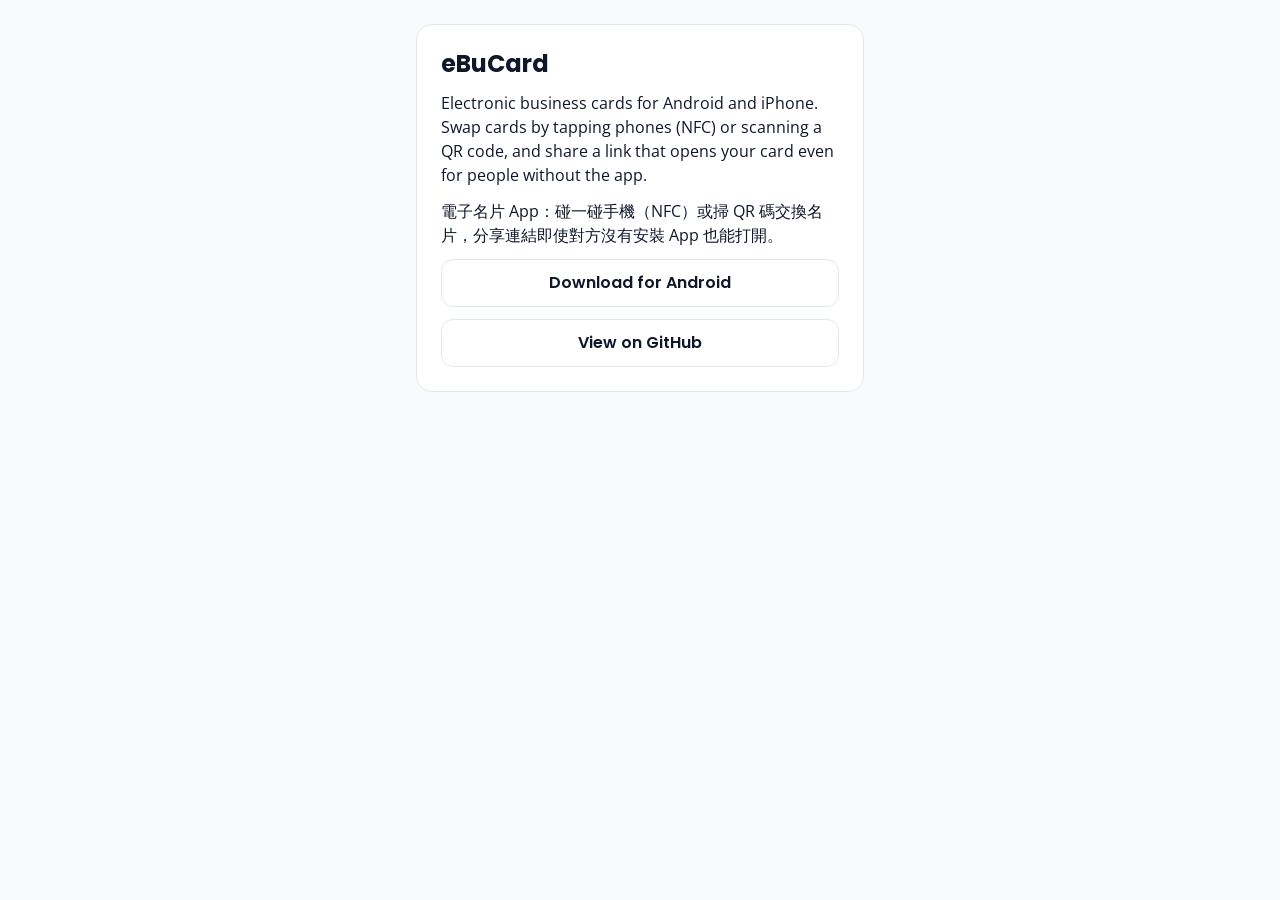
<file: web/index.html>
<!doctype html>
<!-- eBuCard on GitHub Pages: the home page. Card links open c/ (see c/card.js). -->
<html lang="en">
<head>
<meta charset="utf-8">
<meta name="viewport" content="width=device-width, initial-scale=1">
<meta name="color-scheme" content="light dark">
<meta http-equiv="Content-Security-Policy" content="default-src 'none'; style-src 'self'; font-src 'self'; base-uri 'none'; form-action 'none'">
<title>eBuCard</title>
<link rel="stylesheet" href="c/card.css">
</head>
<body>
<main class="card">
<h1>eBuCard</h1>
<p>Electronic business cards for Android and iPhone. Swap cards by tapping phones (NFC) or scanning a QR code, and share a link that opens your card even for people without the app.</p>
<p lang="zh-Hant">電子名片 App：碰一碰手機（NFC）或掃 QR 碼交換名片，分享連結即使對方沒有安裝 App 也能打開。</p>
<a class="button store" href="https://my-website-whitestone0712s-projects.vercel.app/ebucard.apk" rel="noopener noreferrer">Download for Android</a>
<a class="button store" href="https://github.com/Etherious0712/eBuCard" rel="noopener noreferrer">View on GitHub</a>
</main>
</body>
</html>
</file>
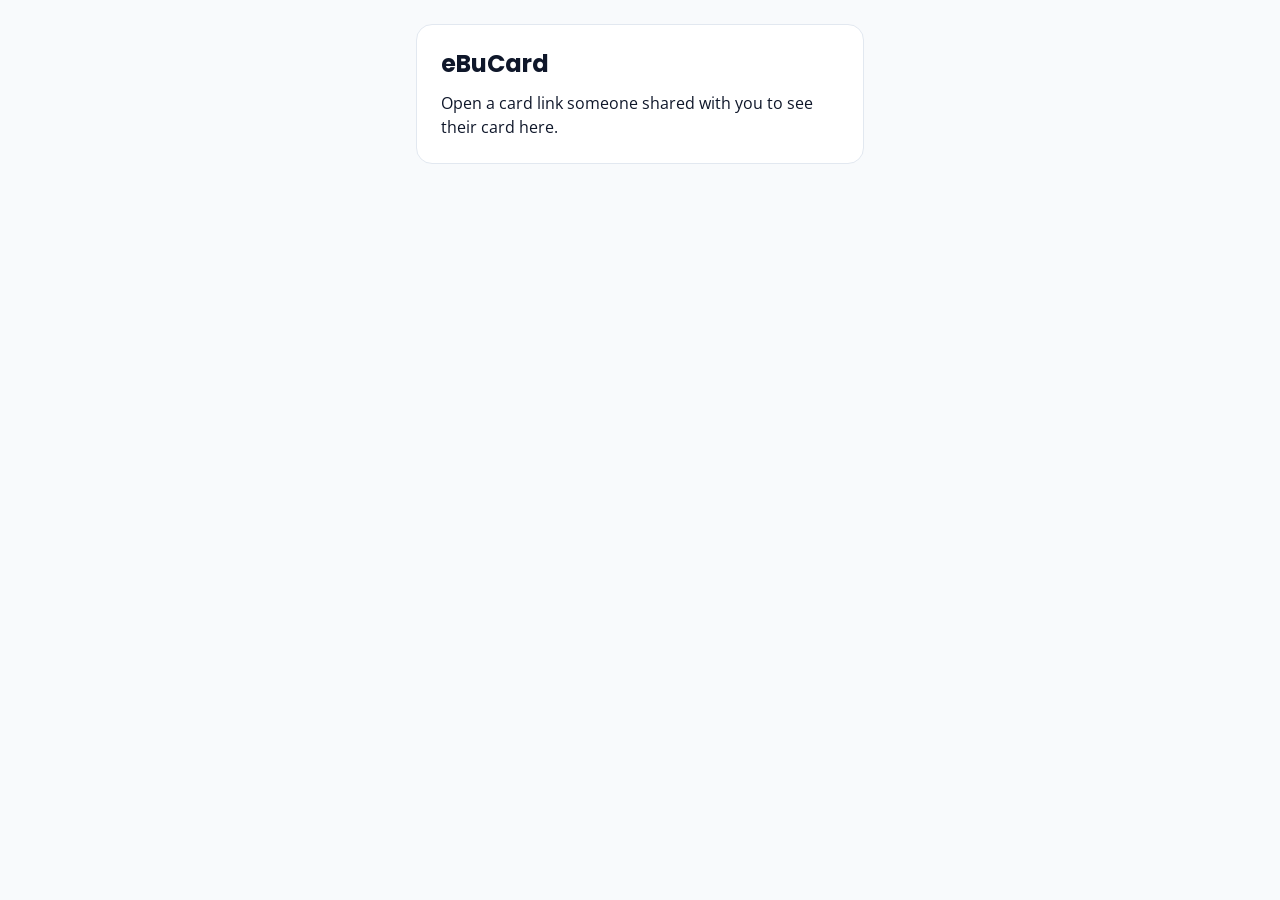
<file: web/c/index.html>
<!doctype html>
<!--
  eBuCard web card for offline links (DESIGN.md §4.5). The card is in the
  link after "#", so it never reaches this website: card.js reads it in the
  browser and shows it. No outside requests, no cookies, no analytics.
-->
<html lang="en">
<head>
<meta charset="utf-8">
<meta name="viewport" content="width=device-width, initial-scale=1">
<meta name="robots" content="noindex, nofollow">
<meta name="referrer" content="no-referrer">
<meta name="color-scheme" content="light dark">
<meta http-equiv="Content-Security-Policy" content="default-src 'none'; script-src 'self'; style-src 'self'; font-src 'self'; img-src 'self'; base-uri 'none'; form-action 'none'">
<title>eBuCard</title>
<link rel="stylesheet" href="card.css">
<script type="module" src="card.js"></script>
</head>
<body>
<main class="card" id="card" aria-live="polite">
<noscript><h1>eBuCard</h1><p>Turn on JavaScript to see this card.</p></noscript>
</main>
<footer class="foot" id="foot"></footer>
</body>
</html>
</file>
<file: web/c/card.css>
/* Styles of the static web card (web/c/). Copied from the server's page
   styles (server/lib/src/http/html_page.dart, pageCss) so both web cards
   look the same; keep them in step. Tokens: docs/design-system/ebucard/MASTER.md. */
@font-face{font-family:"Poppins";font-weight:600;font-display:swap;src:url(../fonts/Poppins-600-latin.woff2) format("woff2");unicode-range:U+0000-00FF,U+0131,U+0152-0153,U+02BB-02BC,U+02C6,U+02DA,U+02DC,U+2000-206F,U+20AC,U+2122,U+2212}
@font-face{font-family:"Poppins";font-weight:700;font-display:swap;src:url(../fonts/Poppins-700-latin.woff2) format("woff2");unicode-range:U+0000-00FF,U+0131,U+0152-0153,U+02BB-02BC,U+02C6,U+02DA,U+02DC,U+2000-206F,U+20AC,U+2122,U+2212}
@font-face{font-family:"Open Sans";font-weight:300 800;font-display:swap;src:url(../fonts/OpenSans-latin.woff2) format("woff2");unicode-range:U+0000-00FF,U+0131,U+0152-0153,U+02BB-02BC,U+02C6,U+02DA,U+02DC,U+2000-206F,U+20AC,U+2122,U+2212}
:root{--primary:#2563EB;--on-primary:#fff;--accent:#047857;--on-accent:#fff;--bg:#F8FAFC;--card:#fff;--fg:#0F172A;--muted:#475569;--line:#E2E8F0;--soft:#EFF6FF;--danger:#DC2626;--ring:#2563EB;
--heading:"Poppins","PingFang TC","PingFang SC","Noto Sans TC","Noto Sans SC","Microsoft JhengHei","Microsoft YaHei",system-ui,sans-serif;
--text:"Open Sans","PingFang TC","PingFang SC","Noto Sans TC","Noto Sans SC","Microsoft JhengHei","Microsoft YaHei",system-ui,sans-serif}
@media (prefers-color-scheme:dark){:root{--primary:#60A5FA;--on-primary:#0F172A;--accent:#34D399;--on-accent:#052E16;--bg:#0B1120;--card:#162033;--fg:#F1F5F9;--muted:#A3B1C6;--line:#26334A;--soft:#1C2A44;--danger:#F87171;--ring:#93C5FD}}
*{box-sizing:border-box}
html{-webkit-text-size-adjust:100%}
body{margin:0;min-height:100vh;background:var(--bg);color:var(--fg);font:400 1rem/1.5 var(--text);padding:1.5rem 1rem 2.5rem}
h1,h2{font-family:var(--heading);font-weight:700;line-height:1.25;margin:0;text-wrap:balance}
h1{font-size:1.5rem}
p{margin:.75rem 0 0}
a{color:var(--primary)}
a:focus-visible,button:focus-visible,input:focus-visible{outline:3px solid var(--ring);outline-offset:2px}
.sheet,.card{max-width:28rem;margin:0 auto;background:var(--card);border:1px solid var(--line);border-radius:1rem;padding:1.5rem}
.error{color:var(--danger);font-weight:600}
label{display:block;margin:1rem 0 .375rem;font-weight:600}
input{width:100%;min-height:3rem;padding:.625rem .75rem;font:inherit;color:var(--fg);background:var(--bg);border:1px solid var(--muted);border-radius:.5rem}
button,.button{display:flex;align-items:center;justify-content:center;gap:.5rem;width:100%;min-height:3rem;margin-top:1.25rem;padding:.75rem 1rem;font:600 1rem/1.2 var(--heading);border:0;border-radius:.75rem;background:var(--primary);color:var(--on-primary);text-decoration:none;cursor:pointer;transition:filter .15s ease}
button:hover,.button:hover{filter:brightness(1.08)}
.button svg{flex:none;width:1.25rem;height:1.25rem}
.button.save{background:var(--accent);color:var(--on-accent)}
.button.store{background:transparent;color:var(--fg);border:1px solid var(--line);margin-top:.75rem}
.hero{display:flex;gap:1rem;align-items:center}
.avatar{flex:none;width:5rem;height:5rem;border-radius:50%;object-fit:cover;background:var(--soft);color:var(--primary);display:flex;align-items:center;justify-content:center;font:700 1.75rem var(--heading)}
img.avatar{overflow:hidden;color:transparent;font-size:.75rem}
.who{min-width:0}
.who p{margin:.25rem 0 0;color:var(--muted)}
.logo{display:block;max-height:2.5rem;max-width:8rem;margin:0 0 1rem auto;object-fit:contain}
.hint{color:var(--muted);font-size:.875rem;text-align:center}
.rows{list-style:none;margin:1.25rem 0 0;padding:0;border-top:1px solid var(--line)}
.rows li{border-bottom:1px solid var(--line)}
.row{display:flex;align-items:center;gap:.875rem;min-height:3.5rem;padding:.5rem .25rem;color:var(--fg);text-decoration:none;overflow-wrap:anywhere}
a.row:hover{background:var(--soft)}
.row svg{flex:none;width:1.25rem;height:1.25rem;color:var(--primary)}
.row small{display:block;color:var(--muted);font-size:.8125rem}
.foot{max-width:28rem;margin:1.5rem auto 0;text-align:center;color:var(--muted);font-size:.875rem}
.foot h2{font-size:1rem;color:var(--fg);margin-bottom:.25rem}
@media (prefers-reduced-motion:reduce){*{transition:none!important}}

/* Web card page only (web/c/). */
.button.open{background:transparent;color:var(--primary);border:1px solid var(--primary);margin-top:.75rem}
.hidden{display:none!important}
.note{color:var(--muted);font-size:.8125rem;text-align:center;margin-top:.375rem}
</file>
